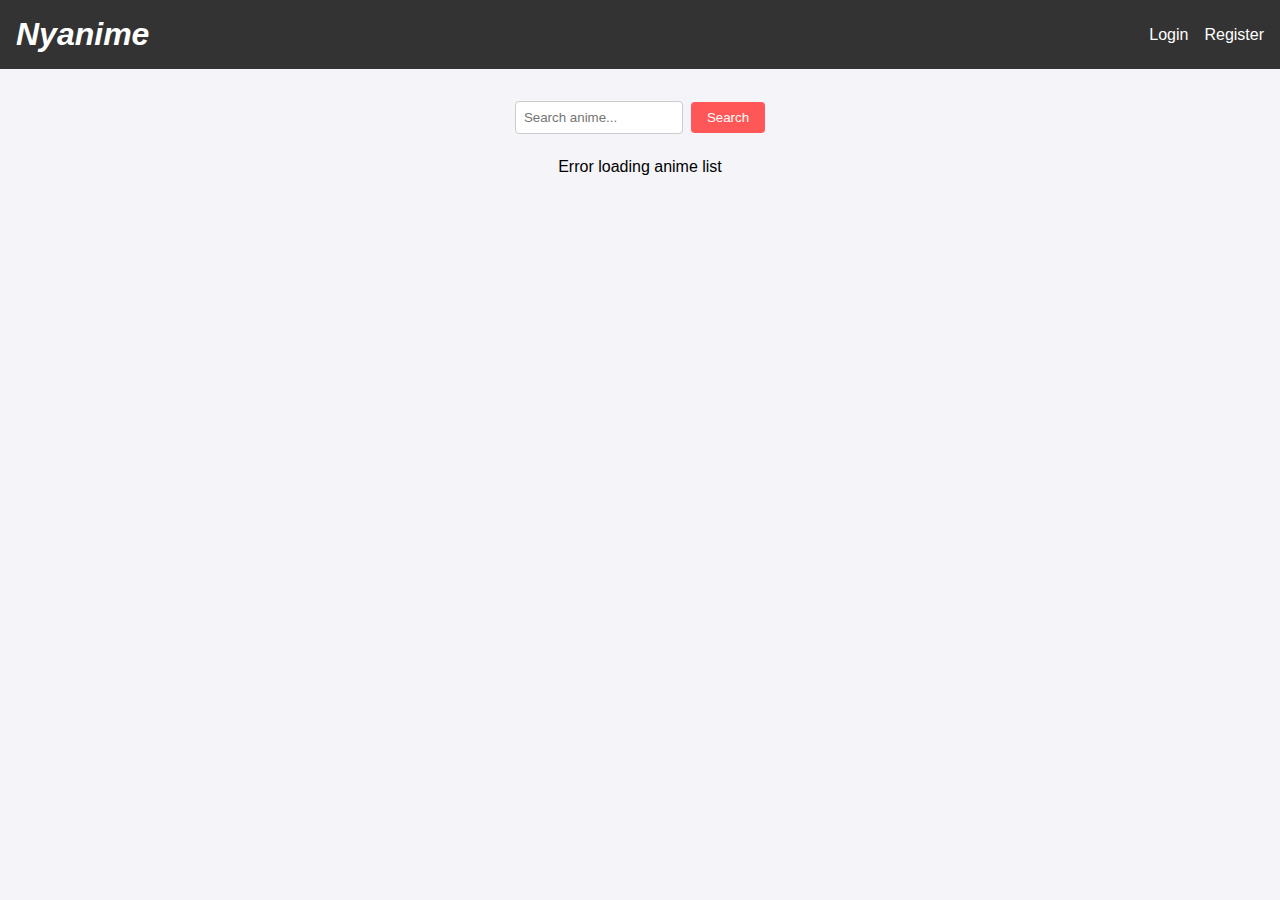
<file: index.html>
<!DOCTYPE html>  
<html lang="en">  
<head>  
  <meta charset="UTF-8">  
  <meta name="viewport" content="width=device-width, initial-scale=1.0">  
  <title>Anime Review Platform</title>  
  <link rel="stylesheet" href="assets/style/index.css">  
  <script defer src="assets/javascript/index.js"></script>  
  <link rel="icon" type="image/png" href="assets/images/Nyanime.png">  
</head>  
<body>  
  <header>  
    <h1><a class="judul" href="index.html"><i>Nyanime</i></a></h1>  
    <nav>  
      <a href="llogin.html">Login</a>  
      <a href="register.html">Register</a>  
    </nav>  
  </header>  
  <main>  
    <section id="search">  
      <input type="text" id="search-bar" placeholder="Search anime...">  
      <button id="search-button">Search</button> <!-- Keep only the search button -->  
    </section>  
    <!-- Modal Structure -->  
    <div id="anime-modal" class="modal" style="display: none;">  
      <div class="modal-content">  
          <span class="close-button">&times;</span>  
          <h3 id="modal-title"></h3>  
          <p id="modal-description"></p>  
      </div>  
    </div>  
    <section id="anime-list" class="anime-list">  
      <!-- Search results will appear here -->  
    </section>  
  </main>  
</body>  
</html>
</file>
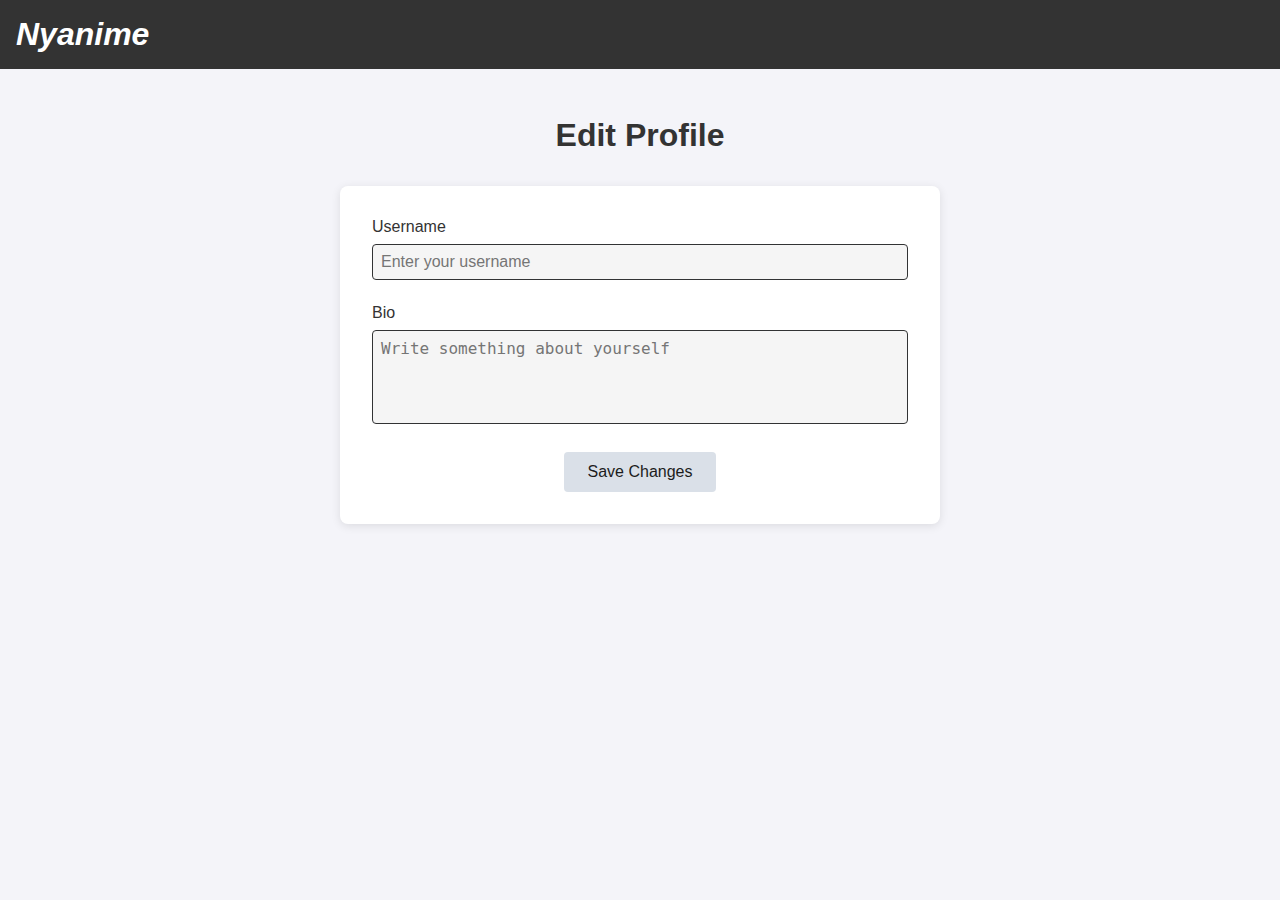
<file: edit_profile.html>
<!DOCTYPE html>  
<html lang="en">  
<head>  
  <meta charset="UTF-8">  
  <meta name="viewport" content="width=device-width, initial-scale=1.0">  
  <title>Edit Profile</title>  
  <link rel="stylesheet" href="assets/style/edit_profile.css">  
  <script defer src="assets/javascript/edit_profile.js"></script>  
  <link rel="icon" type="image/png" href="assets/images/Nyanime.png">  
</head>  
<body>  
  <header>  
    <h1><a class="judul" href="user_home.html"><i>Nyanime</i></a></h1>  
       
    <nav class="navbar">  
      
    </nav>  
  </header>  
  <main>  
    <section class="edit-profile-section">  
      <h1>Edit Profile</h1>  
      <form id="editProfileForm">  
        <div class="form-group">  
          <label for="username">Username</label>  
          <input type="text" id="username" name="username" placeholder="Enter your username" required>  
        </div>  
        <div class="form-group">  
          <label for="bio">Bio</label>  
          <textarea id="bio" name="bio" rows="4" placeholder="Write something about yourself"></textarea>  
        </div>  
        <button type="submit" class="save-btn">Save Changes</button>  
      </form>  
    </section>  
  </main>  
</body>  
</html>
</file>
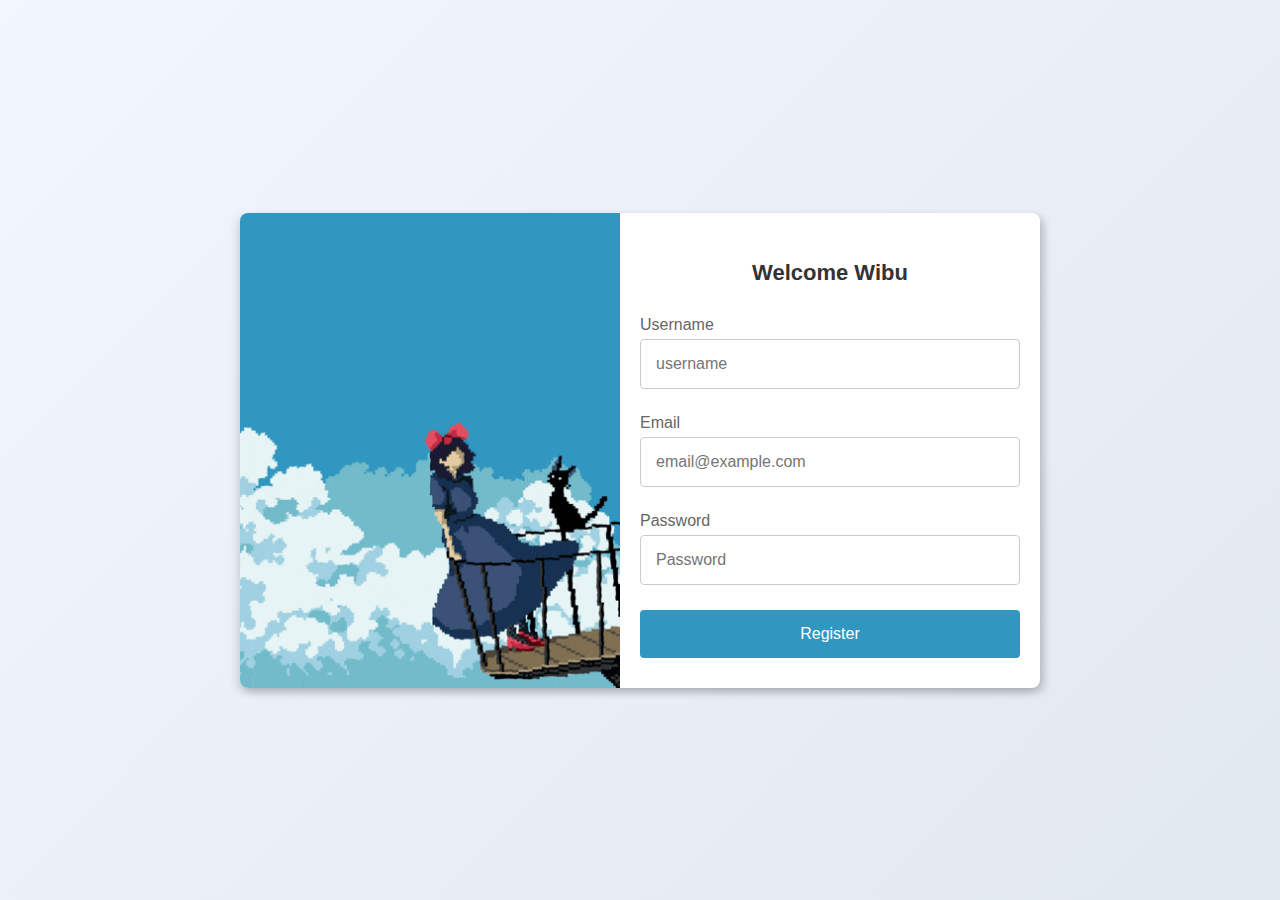
<file: register.html>
<!DOCTYPE html>
<html lang="en">
<head>
    <meta charset="UTF-8">
    <meta name="viewport" content="width=device-width, initial-scale=1.0">
    <title>Register Page</title>
    <link rel="stylesheet" href="assets/style/register.css">
    <link rel="icon" type="image/png" href="assets/images/Nyanime.png">
</head>
<body>
    <div class="container">
        <div id="gif-container">  
            <img id="gif-image" src="assets/images/flaying.gif" alt="Animated GIF">  
            <p id="error-message" style="display: none;">Maaf, GIF tidak dapat ditemukan.</p>  
        </div>
    
        <div class="form-section">  
            <h2>Welcome Wibu</h2>  
            <form id="register-form">
                <div class="form-group">
                    <label for="username">Username</label>
                    <input type="text" id="username" name="username" placeholder="username" required>
                </div>
                <div class="form-group">
                    <label for="email">Email</label>
                    <input type="email" id="email" name="email" placeholder="email@example.com" required>
                </div>
                <div class="form-group">
                    <label for="password">Password</label>
                    <input type="password" id="password" name="password" placeholder="Password" required>
                </div>
                <form id="registrationForm" onsubmit="redirectToIndex(event)">  
                    <!-- Other form fields go here -->  
                    <button type="submit" class="register-btn">Register</button>  
                  </form>  
                  
            </form>
        </div> 
    </div>
    <script src="assets/javascript/register.js"></script>
</body>
</html>
</file>
<file: assets/style/index.css>
/* General Styles */  
body {  
  font-family: Arial, sans-serif;  
  margin: 0;  
  padding: 0;  
  background-color: #f4f4f9;  
}  
  
header {  
  background-color: #333;  
  color: #fff;  
  padding: 1rem;  
  display: flex;  
  justify-content: space-between;  
  align-items: center;  
  flex-wrap: wrap; /* Allow wrapping for smaller screens */  
}  
  
header h1 {  
  margin: 0;  
  flex: 1; /* Allow header title to take available space */  
}  
  
header nav {  
  display: flex;  
  align-items: center;  
  flex-wrap: wrap; /* Allow wrapping for smaller screens */  
}  
  
header nav a {  
  color: white;  
  text-decoration: none;  
  margin-left: 1rem;  
}  
  
header nav a:hover {  
  text-decoration: underline; /* Underline on hover */  
}  
  
/* Main Section */  
main {  
  padding: 2rem;  
}  
  
.judul {  
  text-decoration: none;  
  color: inherit;  
}  
  
#search {  
  display: flex; /* Use flexbox for alignment */  
  justify-content: center; /* Center horizontally */  
  align-items: center; /* Center vertically */  
  margin-bottom: 1.5rem; /* Space below search section */  
  flex-wrap: wrap; /* Allow wrapping for smaller screens */  
}  
  
#search-bar,  
#genre-dropdown,  
#search-year {  
  padding: 0.5rem;  
  border: 1px solid #ccc;  
  border-radius: 4px;  
  margin-right: 0.5rem;  
  width: 150px; /* Default width for inputs */  
}  
  
#search-button {  
  background-color: #ff5757;  
  color: white;  
  border: none;  
  padding: 0.5rem 1rem;  
  cursor: pointer;  
  border-radius: 4px;  
  transition: background-color 0.3s;  
}  
  
#search-button:hover {  
  background-color: #e74c3c; /* Darker red on hover */  
}  
  
/* Modal Styles */  
.modal {  
  display: none; /* Hidden by default */  
  position: fixed; /* Stay in place */  
  z-index: 1000; /* Sit on top */  
  left: 0;  
  top: 0;  
  width: 100%; /* Full width */  
  height: 100%; /* Full height */  
  overflow: auto; /* Enable scroll if needed */  
  background-color: rgba(0, 0, 0, 0.7); /* Black w/ opacity */  
  transition: opacity 0.3s ease; /* Smooth transition for opacity */  
}  
  
.modal-content {  
  background-color: #fff;  
  margin: 10% auto; /* Center the modal */  
  padding: 20px;  
  border-radius: 8px; /* Rounded corners */  
  box-shadow: 0 4px 8px rgba(0, 0, 0, 0.2);  
  width: 80%; /* Width of the modal */  
  max-width: 600px; /* Maximum width */  
  transform: scale(0); /* Start scaled down */  
  transition: transform 0.3s ease; /* Smooth transition for scaling */  
} 
  
.modal-content.show {  
  transform: translateY(15%) scale(1); /* Center vertically and scale to normal size when shown */  
}    
  
.close-button {  
  color: #aaa;  
  float: right;  
  font-size: 28px;  
  font-weight: bold;  
}  
  
.close-button:hover,  
.close-button:focus {  
  color: black;  
  text-decoration: none;  
  cursor: pointer;  
}  
  
.anime-list {  
  display: flex; /* Use flexbox for horizontal layout */  
  flex-wrap: wrap; /* Allow wrapping to the next line */  
  gap: 1rem; /* Space between cards */ 
  column-gap: 1rem; 
  justify-content: space-around; /* Center items on smaller screens */  
}  
  
.anime-card {  
  background-color: #fff;  
  border-radius: 8px;  
  box-shadow: 0 2px 5px rgba(0, 0, 0, 0.1);  
  width: calc(27.27%); /* Set width to 1/3 of the container with reduced gap */  
  height: 200px; /* Fixed height for cards */  
  padding: 1rem;  
  cursor: pointer; /* Pointer cursor for interactive cards */  
  position: relative;  
  transition: transform 0.1s, box-shadow 0.2s;    
  flex-direction: column; /* Stack children vertically */  
}  
  
.anime-card:hover {  
  transform: scale(1.01); /* Slightly enlarge on hover */  
}  
  
.anime-card h3 {  
  margin: 0 0 0.5rem;  
  font-size: 1.25rem;  
}  
  
.anime-card p {  
  margin: 0.25rem 0;  
  font-size: 0.9rem;  
  color: #555;  
  max-height: 400px; /* Limit height for description */  
  overflow-y: auto; /* Enable scrolling for long descriptions */  
}  
  
.anime-card p:nth-child(2), /* Genre */  
.anime-card p:nth-child(3) { /* Release Date */  
  margin-bottom: 0.5rem; /* Add space below genre and release date */  
}  
  
/* Responsive Design */  
@media (max-width: 768px) { 
  .modal-content {  
    width: 85%; /* Adjust width for mobile screens */  
    margin: auto; /* Center with reduced margin */  
  } 
  header h1 {  
    font-size: 1.8rem; /* Adjust header size for smaller screens */  
  }  
  
  #search-bar,  
  #search-button {  
    width: 100%; /* Full width for inputs on small screens */  
    margin-bottom: 0.5rem; /* Space below inputs */  
  }  
  
  .anime-card {  
    width: calc(50% - 1rem);
    height: 150px; /* Two cards per row on medium screens */  
  }  
}  
  
@media (max-width: 480px) {  
  .anime-card {  
    width: calc(100% - 1rem); /* Full width on small screens */  
  }  
  
  .modal-content {  
    width: 90%; /* Make modal slightly wider on very small screens */  
    margin: auto;
    padding: 15px /* Further reduce margin for very small screens */  
  } 
}
</file>
<file: assets/style/register.css>
body {  
    font-family: Arial, sans-serif;  
    margin: 0;  
    padding: 0;  
    display: flex;  
    justify-content: center;  
    align-items: center;  
    height: 100vh;  
    background: linear-gradient(135deg, #f2f6ff, #e2e8f0);  
}  
  
.container {  
    display: flex;  
    background: white;  
    box-shadow: -4px 4px 8px rgba(0, 0, 0, 0.1), 4px 4px 8px rgba(0, 0, 0, 0.1), 4px 4px 8px rgba(0, 0, 0, 0.1); /* Left, right, and bottom shadow */  
    border-radius: 8px;  
    overflow: hidden;  
    width: 90%; /* Default width for smaller screens */  
    max-width: 800px;  
}  
  
#gif-container {  
    width: 100%; /* Make the container take the full width of the left section */  
    height: 100%; /* Make the container take the full height of the left section */  
    display: flex;  
    justify-content: center; /* Center the GIF horizontally */  
    align-items: center; /* Center the GIF vertically */  
}  
  
#gif-image {  
    max-width: 100%; /* Ensure the GIF does not exceed the container's width */  
    max-height: 100%; /* Ensure the GIF does not exceed the container's height */  
    object-fit: contain; /* Maintain aspect ratio while fitting within the container */  
    margin-right: auto;  
}  
  
.form-section {  
    display: flex;  
    flex-direction: column;  
    justify-content: center;  
    padding: 20px;  
    width: 100%;  
}  
  
h2 {  
    margin-bottom: 20px; /* Adjusted margin for mobile */  
    font-size: 22px;  
    color: #333;  
    text-align: center; /* Center the title */  
}  
  
.form-group {  
    margin: 10px 0; /* Adjusted margin for mobile */  
}  
  
.form-group label {  
    display: block;  
    margin-bottom: 5px;  
    color: #666;  
    text-align: auto; /* Center label text */  
}  
  
.form-group input {  
    width: 100%;  
    padding: 15px; /* Adjusted padding for mobile */  
    font-size: 16px; /* Adjusted font size for mobile */  
    border: 1px solid #ccc;  
    border-radius: 4px;  
    box-sizing: border-box; /* Ensure consistent sizing */  
    margin-bottom: 15px; /* Adjusted margin for mobile */  
}  
  
.register-btn {  
    width: 100%;
    background: #3196C0;  
    color: white;  
    border: none;  
    padding: 15px 20px; /* Adjusted padding for mobile */  
    font-size: 16px; /* Consistent font size */  
    border-radius: 4px;  
    cursor: pointer;  
    text-align: center; /* Center text in the button */  
}  
  
.register-btn:hover {  
    background: #3A5074;  
}  
  
.social-login {  
    margin-top: 20px;  
    display: flex;  
    justify-content: space-around;  
}  
  
.social-login button {  
    background: #f2f2f2;  
    border: 1px solid #ccc;  
    padding: 10px 15px;  
    border-radius: 4px;  
    cursor: pointer;  
}  
  
.social-login button:hover {  
    background: #e6e6e6;  
}  
  
/* Responsive Design */  
@media (max-width: 768px) {  
    .container {  
        flex-direction: column; /* Stack sections vertically */  
        width: 90%;  
        max-width: 400px;  
        height: auto;  
        padding: 20px;  
        box-sizing: border-box;  
        margin: 0 auto; /* Center horizontally */  
    }  
  
    #gif-container {  
        display: none; /* Hide GIF on mobile view */  
    }  
  
    .form-section {  
        padding: 2px; /* Adjust padding for mobile */  
    }  
  
    .form-group input {  
        font-size: 14px; /* Adjust font size for inputs */  
        padding: 12px; /* Adjust padding for inputs */  
        margin-left: 50;
        margin-right: -50;
    }  
  
    .register-btn {  
        width: 100%;
        font-size: 14px; /* Adjust font size for button */  
        padding: 12px; /* Adjust padding for button */  
    }  
}  
  
@media (max-width: 480px) {  
    header {  
        padding: 0.8rem 1rem;  
    }  
  
    header h1 {  
        font-size: 1.2rem;  
    }  
}
</file>
<file: assets/style/edit_profile.css>
/* Reset Styles */    
body, h1, form, input, textarea, button {    
  margin: 0;    
  padding: 0;    
  box-sizing: border-box;    
}    
  
body {    
  font-family: Arial, sans-serif;    
  background-color: #f4f4f9; /* Change to match your desired background */    
  color: #333; /* Change to match your desired text color */    
}    
  
header {      
  background-color: #333;      
  color: #fff;      
  padding: 1rem;      
  display: flex;      
  justify-content: space-between;      
  align-items: center;      
  flex-wrap: wrap; /* Allow wrapping for smaller screens */      
}      
  
/* Navbar */    
.navbar {    
  background-color: #333; /* Dark background for navbar */    
  padding: 1rem 2rem;    
  display: flex;    
  align-items: center;    
}    
  
.navbar .logo a {    
  color: #ffffff; /* White text for the link */    
  text-decoration: none;    
  font-size: 1.5rem;    
}    
  
.navbar .logo a:hover {    
  text-decoration: underline;    
}    
  
/* Edit Profile Section */    
.edit-profile-section {    
  max-width: 600px;    
  margin: 3rem auto;    
  text-align: center;    
}    
  
.edit-profile-section h1 {    
  margin-bottom: 2rem;    
  font-size: 2rem;    
}    
  
form {    
  background-color: white; /* Dark background for form */    
  padding: 2rem;    
  border-radius: 8px;    
  box-shadow: 0 2px 10px rgba(0, 0, 0, 0.1); /* Improved shadow for better visibility */  
}    
  
.form-group {    
  margin-bottom: 1.5rem;    
  text-align: left;    
}    
  
.form-group label {    
  display: block;    
  margin-bottom: 0.5rem;    
  font-size: 1rem;    
}    
  
.form-group input,    
.form-group textarea {    
  width: 100%;    
  padding: 0.5rem;    
  font-size: 1rem;    
  border: 1px solid #323334;    
  border-radius: 4px;    
  background-color: whitesmoke;    
  color: #323334;    
}    
  
textarea {    
  resize: none;    
}    
  
.save-btn {    
  background-color: #dae0e8;    
  color: #1c1c1c;    
  padding: 0.7rem 1.5rem;    
  border: none;    
  border-radius: 4px;    
  cursor: pointer;    
  font-size: 1rem;    
}    
  
.save-btn:hover {    
  background-color: #f4f5f7;    
}    
  
.judul {      
  text-decoration: none;      
  color: inherit;      
}    
  
/* Media Queries for Responsiveness */  
@media (max-width: 768px) {  
  .navbar {  
    flex-direction: column; /* Stack navbar items vertically */  
    align-items: flex-start; /* Align items to the start */  
  }  
  
  .edit-profile-section {  
    margin: 2rem 1rem; /* Add margin for smaller screens */  
  }  
  
  .edit-profile-section h1 {  
    font-size: 1.5rem; /* Reduce font size for smaller screens */  
  }  
  
  form {  
    padding: 1.5rem; /* Reduce padding for smaller screens */  
  }  
  
  .form-group input,    
  .form-group textarea {  
    font-size: 0.9rem; /* Reduce font size for inputs */  
  }  
  
  .save-btn {  
    padding: 0.5rem 1rem; /* Adjust button padding */  
    font-size: 0.9rem; /* Reduce button font size */  
  }  
}  
  
@media (max-width: 480px) {  
  .navbar .logo a {  
    font-size: 1.2rem; /* Further reduce font size for mobile */  
  }  
  
  .edit-profile-section h1 {  
    font-size: 1.2rem; /* Further reduce font size for mobile */  
  }  
  
  .form-group input,    
  .form-group textarea {  
    font-size: 0.8rem; /* Further reduce font size for inputs */  
  }  
  
  .save-btn {  
    padding: 0.4rem 0.8rem; /* Adjust button padding */  
    font-size: 0.8rem; /* Further reduce button font size */  
  }  
}
</file>
